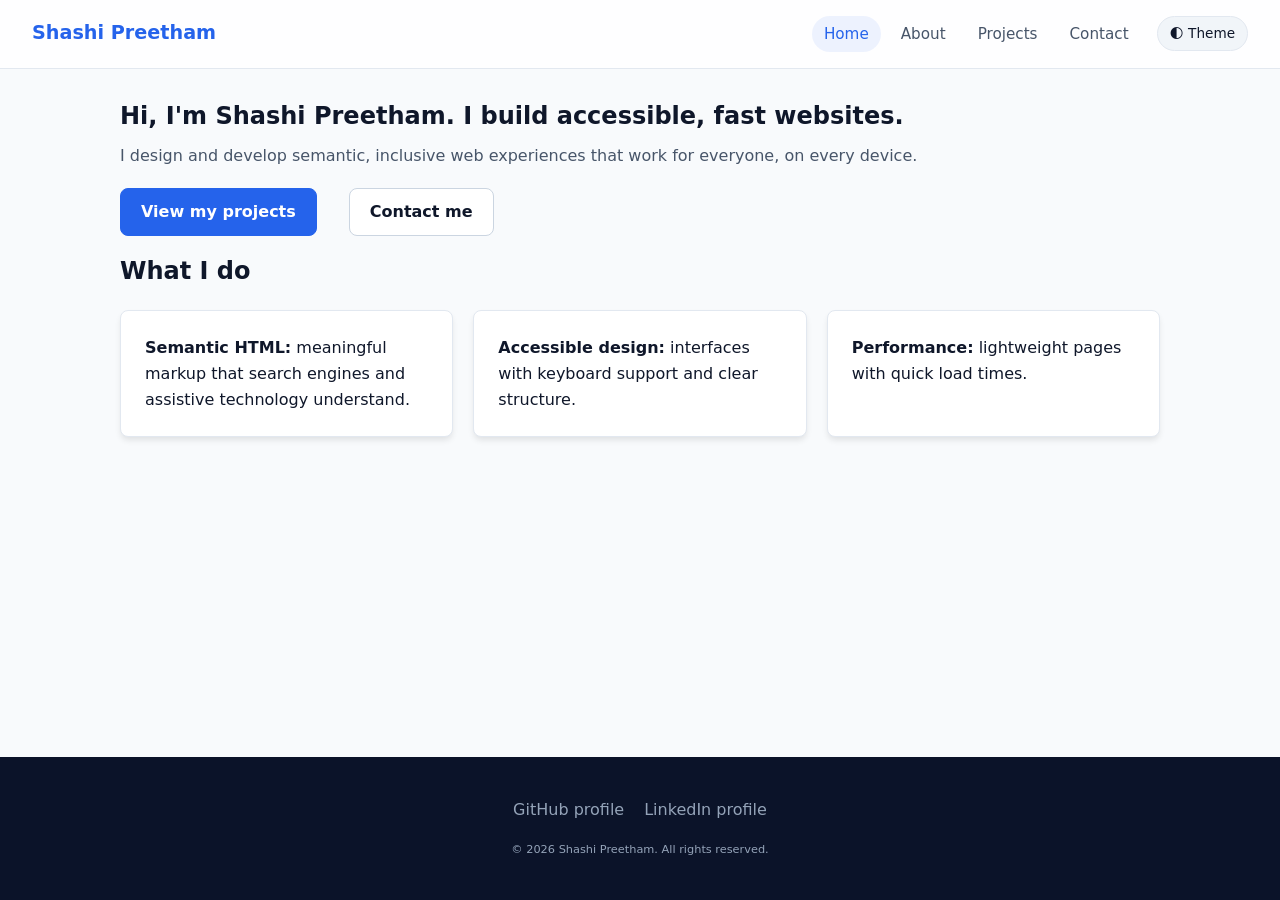
<file: index.html>
<!DOCTYPE html>
<html lang="en">

<head>
  <meta charset="utf-8">
  <meta name="viewport" content="width=device-width, initial-scale=1">
  <title>Portfolio</title>
  <meta name="description"
    content="Portfolio of Shashi Preetham, a web developer building fast, accessible and semantic websites. Browse projects and get in touch.">
  <link rel="canonical" href="https://shashipreetham123.github.io/Portfolio-CSS3-Responsive-Architecture/">

  <link rel="icon" href="data:,">
  <link rel="stylesheet" href="css/styles.css">
</head>

<body>
  <a href="#main" class="skip-link">Skip to main content</a>
  <header>
    <p><a href="index.html">Shashi Preetham</a></p>
    <nav aria-label="Primary">
      <ul>
        <li><a href="index.html" aria-current="page">Home</a></li>
        <li><a href="about.html">About</a></li>
        <li><a href="projects.html">Projects</a></li>
        <li><a href="contact.html">Contact</a></li>
      </ul>
      <button type="button" class="theme-toggle" id="theme-toggle" aria-label="Toggle theme">
        <span class="theme-icon" aria-hidden="true">🌓</span> Theme
      </button>
    </nav>
  </header>

  <main id="main">
    <section aria-labelledby="hero-title">
      <h1 id="hero-title">Hi, I'm Shashi Preetham. I build accessible, fast websites.</h1>
      <p>I design and develop semantic, inclusive web experiences that work for everyone, on every device.</p>
      <p><a href="projects.html">View my projects</a> | <a href="contact.html">Contact me</a></p>
    </section>

    <section aria-labelledby="skills-title">
      <h2 id="skills-title">What I do</h2>
      <ul>
        <li><strong>Semantic HTML:</strong> meaningful markup that search engines and assistive technology understand.
        </li>
        <li><strong>Accessible design:</strong> interfaces with keyboard support and clear structure.</li>
        <li><strong>Performance:</strong> lightweight pages with quick load times.</li>
      </ul>
    </section>
  </main>

  <footer>
    <nav aria-label="Social links">
      <ul>
        <li><a href="https://github.com/shashipreetham123" rel="noopener noreferrer">GitHub profile</a></li>
        <li><a href="https://www.linkedin.com/in/shashi-preetham-46ba13376/" rel="noopener noreferrer">LinkedIn
            profile</a></li>
      </ul>
    </nav>
    <p><small>&copy; 2026 Shashi Preetham. All rights reserved.</small></p>
  </footer>
  <script id="theme-toggle-script">
    (function () {
      const toggle = document.getElementById('theme-toggle');
      const root = document.documentElement;
      const savedTheme = localStorage.getItem('theme');

      if (savedTheme) {
        root.setAttribute('data-theme', savedTheme);
      } else if (window.matchMedia && window.matchMedia('(prefers-color-scheme: dark)').matches) {
        root.setAttribute('data-theme', 'dark');
      }

      if (toggle) {
        toggle.addEventListener('click', function () {
          const currentTheme = root.getAttribute('data-theme') || (window.matchMedia('(prefers-color-scheme: dark)').matches ? 'dark' : 'light');
          const newTheme = currentTheme === 'dark' ? 'light' : 'dark';
          root.setAttribute('data-theme', newTheme);
          localStorage.setItem('theme', newTheme);
        });
      }
    })();
  </script>
</body>

</html>
</file>
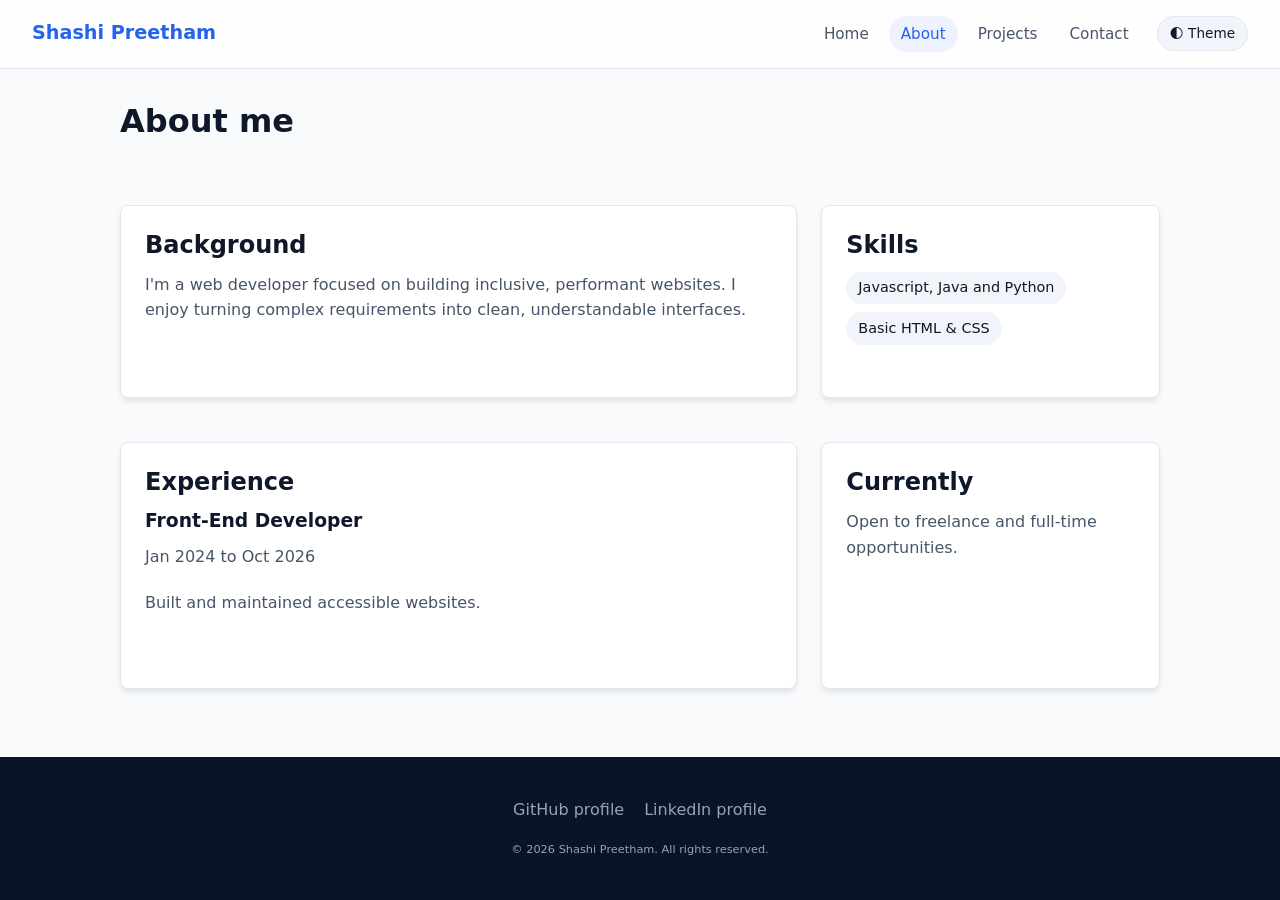
<file: about.html>
<!DOCTYPE html>
<html lang="en">

<head>
  <meta charset="utf-8">
  <meta name="viewport" content="width=device-width, initial-scale=1">
  <title>About</title>
  <meta name="description"
    content="Learn about Shashi Preetham: background, skills and experience in accessible front-end web development.">
  <link rel="canonical" href="https://shashipreetham123.github.io/Portfolio-CSS3-Responsive-Architecture/about.html">
  <link rel="icon" href="data:,">
  <link rel="stylesheet" href="css/styles.css">
</head>

<body>
  <a href="#main" class="skip-link">Skip to main content</a>
  <header>
    <p><a href="index.html">Shashi Preetham</a></p>
    <nav aria-label="Primary">
      <ul>
        <li><a href="index.html">Home</a></li>
        <li><a href="about.html" aria-current="page">About</a></li>
        <li><a href="projects.html">Projects</a></li>
        <li><a href="contact.html">Contact</a></li>
      </ul>
      <button type="button" class="theme-toggle" id="theme-toggle" aria-label="Toggle theme">
        <span class="theme-icon" aria-hidden="true">🌓</span> Theme
      </button>
    </nav>
  </header>

  <main id="main">
    <h1>About me</h1>

    <article aria-labelledby="bio-title">
      <h2 id="bio-title">Background</h2>
      <p>I'm a web developer focused on building inclusive, performant websites. I enjoy turning complex requirements
        into clean, understandable interfaces.</p>
    </article>

    <section aria-labelledby="skills-heading">
      <h2 id="skills-heading">Skills</h2>
      <ul>
        <li>Javascript, Java and Python</li>
        <li>Basic HTML & CSS</li>
      </ul>
    </section>

    <section aria-labelledby="exp-title">
      <h2 id="exp-title">Experience</h2>
      <h3>Front-End Developer</h3>
      <p><time datetime="2024-01">Jan 2024</time> to <time datetime="2026-10">Oct 2026</time></p>
      <p>Built and maintained accessible websites.</p>
    </section>

    <aside aria-labelledby="aside-title">
      <h2 id="aside-title">Currently</h2>
      <p>Open to freelance and full-time opportunities.</p>
    </aside>
  </main>

  <footer>
    <nav aria-label="Social links">
      <ul>
        <li><a href="https://github.com/shashipreetham123" rel="noopener noreferrer">GitHub profile</a></li>
        <li><a href="https://www.linkedin.com/in/shashi-preetham-46ba13376/" rel="noopener noreferrer">LinkedIn
            profile</a></li>
      </ul>
    </nav>
    <p><small>&copy; 2026 Shashi Preetham. All rights reserved.</small></p>
  </footer>
  <script id="theme-toggle-script">
    (function () {
      const toggle = document.getElementById('theme-toggle');
      const root = document.documentElement;
      const savedTheme = localStorage.getItem('theme');

      if (savedTheme) {
        root.setAttribute('data-theme', savedTheme);
      } else if (window.matchMedia && window.matchMedia('(prefers-color-scheme: dark)').matches) {
        root.setAttribute('data-theme', 'dark');
      }

      if (toggle) {
        toggle.addEventListener('click', function () {
          const currentTheme = root.getAttribute('data-theme') || (window.matchMedia('(prefers-color-scheme: dark)').matches ? 'dark' : 'light');
          const newTheme = currentTheme === 'dark' ? 'light' : 'dark';
          root.setAttribute('data-theme', newTheme);
          localStorage.setItem('theme', newTheme);
        });
      }
    })();
  </script>
</body>

</html>
</file>
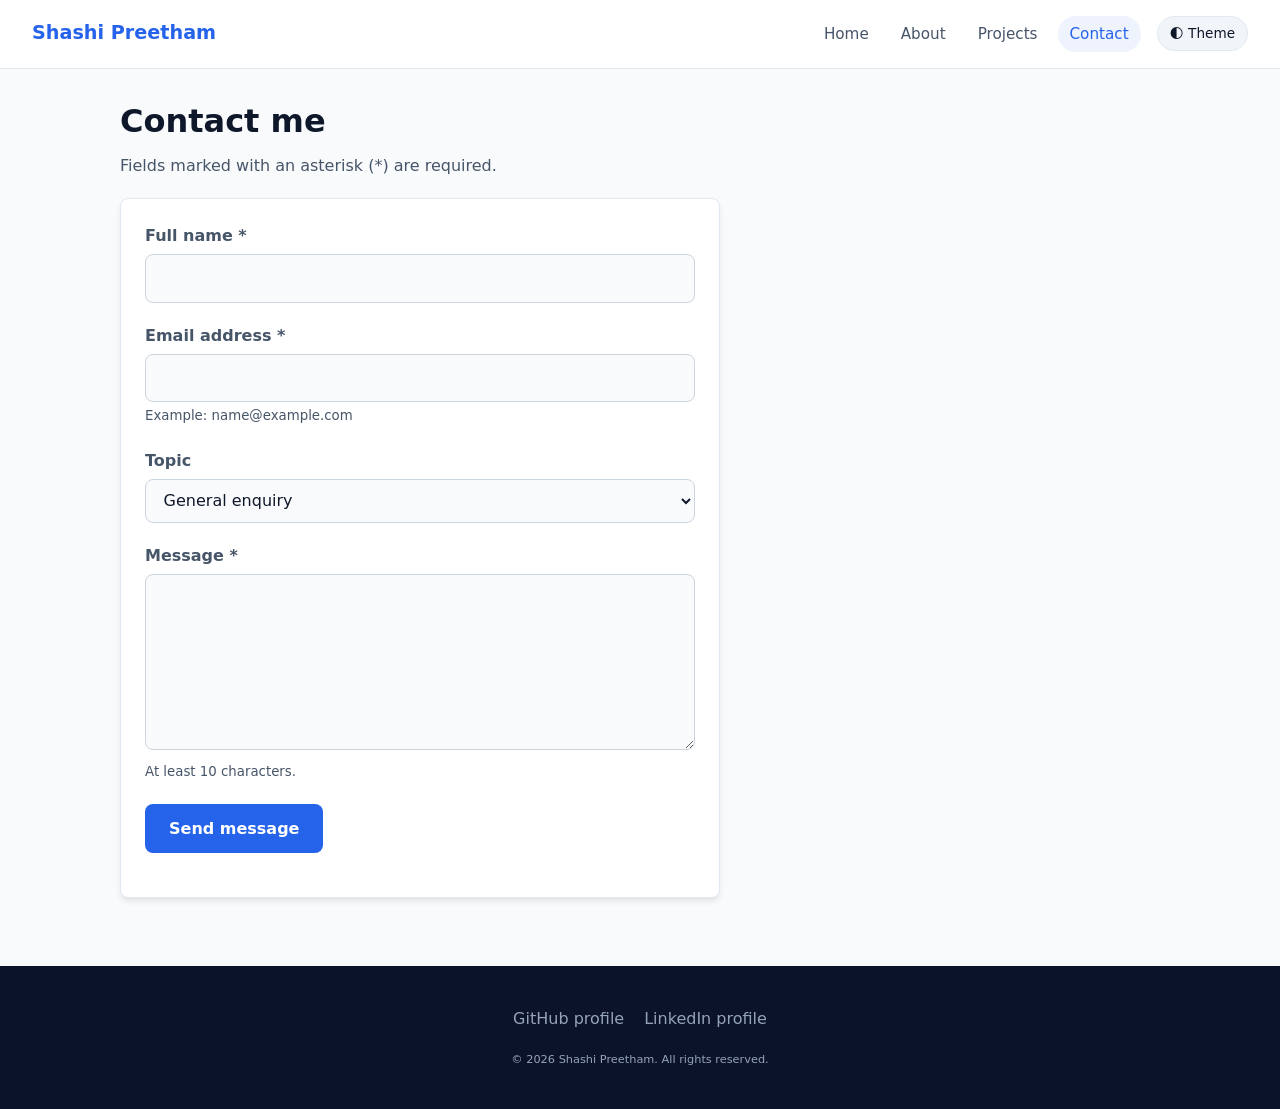
<file: contact.html>
<!DOCTYPE html>
<html lang="en">

<head>
  <meta charset="utf-8">
  <meta name="viewport" content="width=device-width, initial-scale=1">
  <title>Contact</title>
  <meta name="description"
    content="Get in touch with Shashi Preetham for web development projects, collaborations or questions using the contact form.">
  <link rel="canonical" href="https://shashipreetham123.github.io/Portfolio-CSS3-Responsive-Architecture/contact.html">
  <link rel="icon" href="data:,">
  <link rel="stylesheet" href="css/styles.css">
</head>

<body>
  <a href="#main" class="skip-link">Skip to main content</a>
  <header>
    <p><a href="index.html">Shashi Preetham</a></p>
    <nav aria-label="Primary">
      <ul>
        <li><a href="index.html">Home</a></li>
        <li><a href="about.html">About</a></li>
        <li><a href="projects.html">Projects</a></li>
        <li><a href="contact.html" aria-current="page">Contact</a></li>
      </ul>
      <button type="button" class="theme-toggle" id="theme-toggle" aria-label="Toggle theme">
        <span class="theme-icon" aria-hidden="true">🌓</span> Theme
      </button>
    </nav>
  </header>

  <main id="main">
    <h1>Contact me</h1>
    <p>Fields marked with an asterisk (*) are required.</p>

    <form action="/" method="post" enctype="text/plain" aria-label="Contact form">
      <p>
        <label for="name">Full name *</label><br>
        <input type="text" id="name" name="name" autocomplete="name" required>
      </p>

      <p>
        <label for="email">Email address *</label><br>
        <input type="email" id="email" name="email" autocomplete="email" required aria-describedby="email-hint"><br>
        <small id="email-hint">Example: name@example.com</small>
      </p>

      <p>
        <label for="topic">Topic</label><br>
        <select id="topic" name="topic">
          <option value="general">General enquiry</option>
          <option value="project">New project</option>
          <option value="collab">Collaboration</option>
        </select>
      </p>

      <p>
        <label for="message">Message *</label><br>
        <textarea id="message" name="message" rows="6" cols="40" required minlength="10"
          aria-describedby="message-hint"></textarea><br>
        <small id="message-hint">At least 10 characters.</small>
      </p>

      <p><button type="submit">Send message</button></p>
    </form>
  </main>

  <footer>
    <nav aria-label="Social links">
      <ul>
        <li><a href="https://github.com/shashipreetham123" rel="noopener noreferrer">GitHub profile</a></li>
        <li><a href="https://www.linkedin.com/in/shashi-preetham-46ba13376/" rel="noopener noreferrer">LinkedIn
            profile</a></li>
      </ul>
    </nav>
    <p><small>&copy; 2026 Shashi Preetham. All rights reserved.</small></p>
  </footer>
  <script id="theme-toggle-script">
    (function () {
      const toggle = document.getElementById('theme-toggle');
      const root = document.documentElement;
      const savedTheme = localStorage.getItem('theme');

      if (savedTheme) {
        root.setAttribute('data-theme', savedTheme);
      } else if (window.matchMedia && window.matchMedia('(prefers-color-scheme: dark)').matches) {
        root.setAttribute('data-theme', 'dark');
      }

      if (toggle) {
        toggle.addEventListener('click', function () {
          const currentTheme = root.getAttribute('data-theme') || (window.matchMedia('(prefers-color-scheme: dark)').matches ? 'dark' : 'light');
          const newTheme = currentTheme === 'dark' ? 'light' : 'dark';
          root.setAttribute('data-theme', newTheme);
          localStorage.setItem('theme', newTheme);
        });
      }
    })();
  </script>
</body>

</html>
</file>
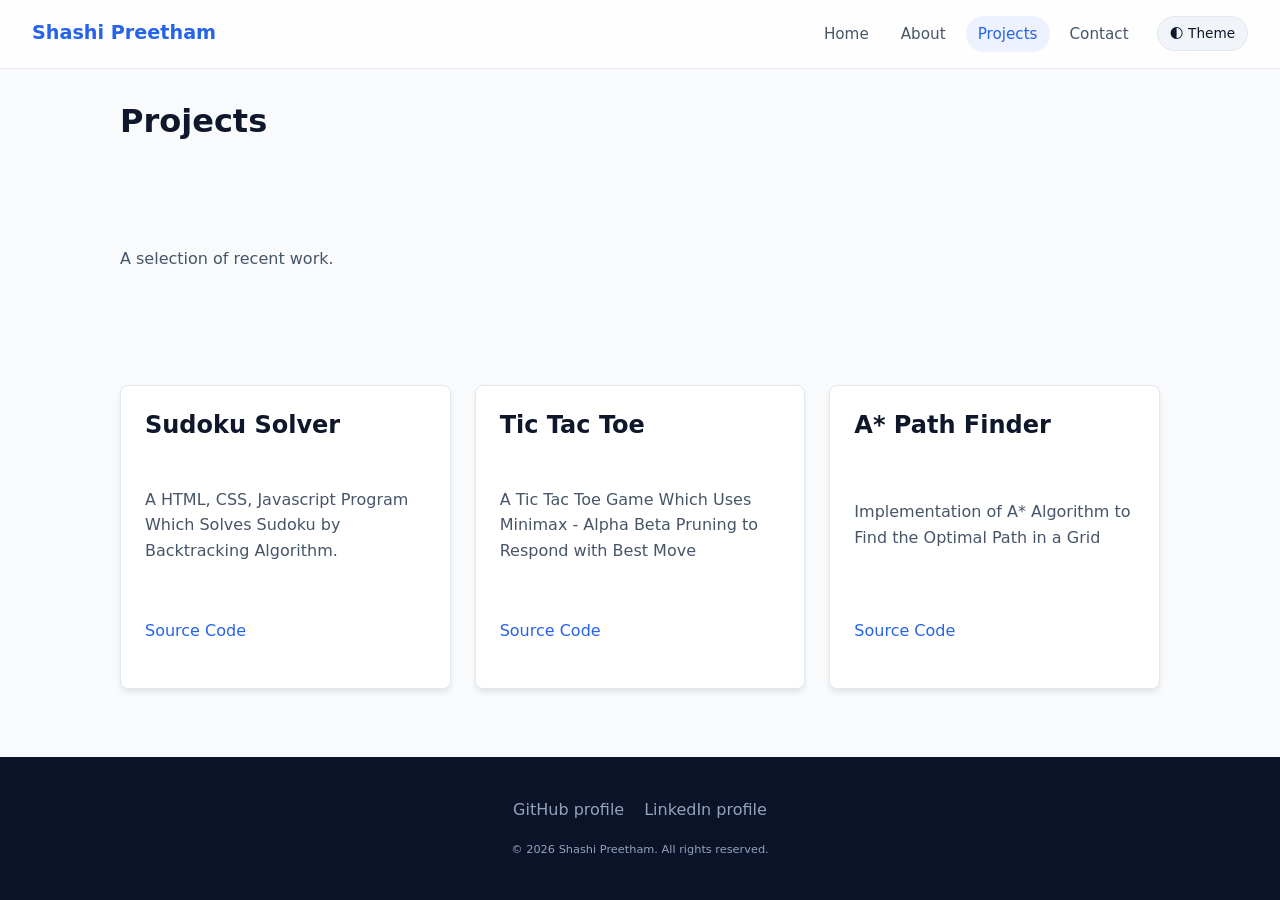
<file: projects.html>
<!DOCTYPE html>
<html lang="en">

<head>
  <meta charset="utf-8">
  <meta name="viewport" content="width=device-width, initial-scale=1">
  <title>Projects</title>
  <meta name="description"
    content="Selected web development projects by Shashi Preetham, including accessible web apps and responsive websites.">
  <link rel="canonical" href="https://shashipreetham123.github.io/Portfolio-CSS3-Responsive-Architecture/projects.html">

  <link rel="icon" href="data:,">
  <link rel="stylesheet" href="css/styles.css">
</head>

<body>
  <a href="#main" class="skip-link">Skip to main content</a>
  <header>
    <p><a href="index.html">Shashi Preetham</a></p>
    <nav aria-label="Primary">
      <ul>
        <li><a href="index.html">Home</a></li>
        <li><a href="about.html">About</a></li>
        <li><a href="projects.html" aria-current="page">Projects</a></li>
        <li><a href="contact.html">Contact</a></li>
      </ul>
      <button type="button" class="theme-toggle" id="theme-toggle" aria-label="Toggle theme">
        <span class="theme-icon" aria-hidden="true">🌓</span> Theme
      </button>
    </nav>
  </header>

  <main id="main">
    <h1>Projects</h1>
    <p>A selection of recent work.</p>

    <article aria-labelledby="p1-title">
      <h2 id="p1-title">Sudoku Solver</h2>
      <p>A HTML, CSS, Javascript Program Which Solves Sudoku by Backtracking Algorithm.</p>
      <p><a href="https://github.com/shashipreetham123/Sudoku-Solver" rel="noopener noreferrer">Source Code</a></p>
    </article>

    <article aria-labelledby="p2-title">
      <h2 id="p2-title">Tic Tac Toe</h2>
      <p>A Tic Tac Toe Game Which Uses Minimax - Alpha Beta Pruning to Respond with Best Move</p>
      <p><a href="https://github.com/shashipreetham123/Tic-Tac-Toe" rel="noopener noreferrer">Source Code</a>
      </p>
    </article>

    <article aria-labelledby="p3-title">
      <h2 id="p3-title">A* Path Finder</h2>
      <p>Implementation of A* Algorithm to Find the Optimal Path in a Grid</p>
      <p><a href="https://github.com/shashipreetham123/A-Star-Path-Finder" rel="noopener noreferrer">Source Code</a></p>
    </article>
  </main>

  <footer>
    <nav aria-label="Social links">
      <ul>
        <li><a href="https://github.com/shashipreetham123" rel="noopener noreferrer">GitHub profile</a></li>
        <li><a href="https://www.linkedin.com/in/shashi-preetham-46ba13376/" rel="noopener noreferrer">LinkedIn
            profile</a></li>
      </ul>
    </nav>
    <p><small>&copy; 2026 Shashi Preetham. All rights reserved.</small></p>
  </footer>
  <script id="theme-toggle-script">
    (function () {
      const toggle = document.getElementById('theme-toggle');
      const root = document.documentElement;
      const savedTheme = localStorage.getItem('theme');

      if (savedTheme) {
        root.setAttribute('data-theme', savedTheme);
      } else if (window.matchMedia && window.matchMedia('(prefers-color-scheme: dark)').matches) {
        root.setAttribute('data-theme', 'dark');
      }

      if (toggle) {
        toggle.addEventListener('click', function () {
          const currentTheme = root.getAttribute('data-theme') || (window.matchMedia('(prefers-color-scheme: dark)').matches ? 'dark' : 'light');
          const newTheme = currentTheme === 'dark' ? 'light' : 'dark';
          root.setAttribute('data-theme', newTheme);
          localStorage.setItem('theme', newTheme);
        });
      }
    })();
  </script>
</body>

</html>
</file>
<file: css/styles.css>
:root {
  --bg: #f8fafc;
  --surface: #ffffff;
  --surface-subtle: #f1f5f9;
  --border: #e2e8f0;
  --border-strong: #cbd5e1;
  --text: #0f172a;
  --text-muted: #475569;
  --primary: #2563eb;
  --primary-hover: #1d4ed8;
  --primary-subtle: rgba(37, 99, 235, 0.08);
  --header-bg: rgba(255, 255, 255, 0.9);
  --footer-bg: #0b1329;
  --footer-text: #94a3b8;
  --shadow: 0 4px 6px -1px rgba(0, 0, 0, 0.1);
  --radius: 8px;
}

[data-theme="dark"] {
  --bg: #0a0f1d;
  --surface: #111827;
  --surface-subtle: #1e293b;
  --border: #1f293d;
  --border-strong: #334155;
  --text: #f8fafc;
  --text-muted: #cbd5e1;
  --primary: #60a5fa;
  --primary-hover: #3b82f6;
  --primary-subtle: rgba(96, 165, 250, 0.15);
  --header-bg: rgba(17, 24, 39, 0.9);
  --footer-bg: #060913;
  --footer-text: #64748b;
  --shadow: 0 4px 6px -1px rgba(0, 0, 0, 0.4);
}

@media (prefers-color-scheme: dark) {
  :root:not([data-theme="light"]) {
    --bg: #0a0f1d;
    --surface: #111827;
    --surface-subtle: #1e293b;
    --border: #1f293d;
    --border-strong: #334155;
    --text: #f8fafc;
    --text-muted: #cbd5e1;
    --primary: #60a5fa;
    --primary-hover: #3b82f6;
    --primary-subtle: rgba(96, 165, 250, 0.15);
    --header-bg: rgba(17, 24, 39, 0.9);
    --footer-bg: #060913;
    --footer-text: #64748b;
    --shadow: 0 4px 6px -1px rgba(0, 0, 0, 0.4);
  }
}

*,
*::before,
*::after {
  box-sizing: border-box;
}

body {
  margin: 0;
  min-height: 100vh;
  display: flex;
  flex-direction: column;
  font-family: system-ui, -apple-system, sans-serif;
  line-height: 1.6;
  color: var(--text);
  background-color: var(--bg);
  transition: background-color 0.2s, color 0.2s;
}

.skip-link {
  position: absolute;
  top: -100px;
  left: 1rem;
  background: var(--text);
  color: var(--bg);
  padding: 0.5rem 1rem;
  font-weight: 600;
  border-radius: var(--radius);
  z-index: 99;
}

.skip-link:focus {
  top: 1rem;
}

:focus-visible {
  outline: 3px solid #f59e0b;
  outline-offset: 2px;
}

h1,
h2,
h3 {
  line-height: 1.25;
  margin: 0 0 0.75rem;
}

p {
  margin: 0 0 1.25rem;
  color: var(--text-muted);
}

a {
  color: var(--primary);
  text-decoration: none;
  transition: color 0.2s;
}

a:hover {
  color: var(--primary-hover);
}

header {
  position: sticky;
  top: 0;
  z-index: 50;
  background-color: var(--header-bg);
  border-bottom: 1px solid var(--border);
  display: flex;
  flex-direction: column;
  gap: 0.75rem;
  padding: 0.75rem 1.25rem;
}

header>p {
  margin: 0;
  font-size: 1.2rem;
  font-weight: 700;
}

header nav {
  display: flex;
  align-items: center;
  justify-content: space-between;
  width: 100%;
}

header nav ul {
  display: flex;
  flex-wrap: wrap;
  gap: 0.5rem;
  list-style: none;
  padding: 0;
  margin: 0;
}

header nav ul li a {
  display: inline-flex;
  padding: 0.35rem 0.75rem;
  border-radius: 99px;
  color: var(--text-muted);
  font-size: 0.95rem;
  font-weight: 500;
}

header nav ul li a:hover,
header nav ul li a[aria-current="page"] {
  color: var(--primary);
  background-color: var(--primary-subtle);
}

.theme-toggle {
  background: var(--surface-subtle);
  border: 1px solid var(--border);
  color: var(--text);
  cursor: pointer;
  border-radius: 99px;
  padding: 0.35rem 0.75rem;
  font: inherit;
  font-size: 0.85rem;
}

main {
  flex: 1;
  width: 100%;
  max-width: 1080px;
  margin: 0 auto;
  padding: 2rem 1.25rem 3rem;
}

main>section[aria-labelledby="hero-title"]>p:last-of-type {
  display: flex;
  flex-wrap: wrap;
  gap: 1rem;
  font-size: 0;
}

main>section[aria-labelledby="hero-title"]>p:last-of-type a {
  font-size: 1rem;
  padding: 0.65rem 1.25rem;
  border-radius: var(--radius);
  font-weight: 600;
  border: 1px solid var(--primary);
}

main>section[aria-labelledby="hero-title"]>p:last-of-type a:first-child {
  background: var(--primary);
  color: #ffffff;
}

main>section[aria-labelledby="hero-title"]>p:last-of-type a:last-child {
  background: var(--surface);
  border-color: var(--border-strong);
  color: var(--text);
}

main>section[aria-labelledby="skills-title"] ul {
  list-style: none;
  padding: 0;
  margin: 1.5rem 0 0;
  display: grid;
  grid-template-columns: 1fr;
  gap: 1.25rem;
}

main>section[aria-labelledby="skills-title"] ul li,
body>main>article[aria-labelledby^="p"],
body>main>article[aria-labelledby="bio-title"],
body>main>section[aria-labelledby="skills-heading"],
body>main>section[aria-labelledby="exp-title"],
body>main>aside[aria-labelledby="aside-title"],
form[aria-label="Contact form"] {
  background-color: var(--surface);
  border: 1px solid var(--border);
  border-radius: var(--radius);
  padding: 1.5rem;
  box-shadow: var(--shadow);
  margin-bottom: 1.25rem;
}

body>main>article[aria-labelledby^="p"] {
  display: flex;
  flex-direction: column;
  justify-content: space-between;
}

body>main>section[aria-labelledby="skills-heading"] ul {
  list-style: none;
  padding: 0;
  margin: 0.75rem 0 0;
  display: flex;
  flex-wrap: wrap;
  gap: 0.5rem;
}

body>main>section[aria-labelledby="skills-heading"] ul li {
  background: var(--surface-subtle);
  padding: 0.3rem 0.75rem;
  border-radius: 99px;
  font-size: 0.9rem;
}

form[aria-label="Contact form"] {
  max-width: 600px;
}

form[aria-label="Contact form"] label {
  font-weight: 600;
}

form[aria-label="Contact form"] input,
form[aria-label="Contact form"] select,
form[aria-label="Contact form"] textarea {
  width: 100%;
  font: inherit;
  color: var(--text);
  background: var(--bg);
  border: 1px solid var(--border-strong);
  border-radius: var(--radius);
  padding: 0.65rem 0.85rem;
  margin-top: 0.35rem;
}

form[aria-label="Contact form"] button[type="submit"] {
  background: var(--primary);
  color: #ffffff;
  border: none;
  font: inherit;
  font-weight: 600;
  padding: 0.75rem 1.5rem;
  border-radius: var(--radius);
  cursor: pointer;
}

footer {
  margin-top: auto;
  background-color: var(--footer-bg);
  color: var(--footer-text);
  padding: 2.5rem 1.25rem;
  text-align: center;
}

footer nav ul {
  display: flex;
  justify-content: center;
  gap: 1.25rem;
  list-style: none;
  padding: 0;
  margin: 0 0 1rem;
}

footer nav ul li a {
  color: var(--footer-text);
}

footer nav ul li a:hover {
  color: #ffffff;
}

footer p {
  margin: 0;
  font-size: 0.85rem;
  color: inherit;
}

@media (min-width: 640px) {
  header {
    flex-direction: row;
    align-items: center;
    justify-content: space-between;
    padding: 1rem 2rem;
  }

  header nav {
    width: auto;
    gap: 1rem;
  }

  main>section[aria-labelledby="skills-title"] ul {
    grid-template-columns: repeat(2, 1fr);
  }
}

@media (min-width: 900px) {
  main>section[aria-labelledby="skills-title"] ul {
    grid-template-columns: repeat(3, 1fr);
  }

  body:has(article[aria-labelledby="p1-title"]) main {
    display: grid;
    grid-template-columns: repeat(3, 1fr);
    gap: 1.5rem;
  }

  body:has(article[aria-labelledby="p1-title"]) main>h1,
  body:has(article[aria-labelledby="p1-title"]) main>p:first-of-type {
    grid-column: 1 / -1;
  }

  body:has(article[aria-labelledby="bio-title"]) main {
    display: grid;
    grid-template-columns: 2fr 1fr;
    gap: 1.5rem;
  }

  body:has(article[aria-labelledby="bio-title"]) main>h1 {
    grid-column: 1 / -1;
  }

  body:has(article[aria-labelledby="bio-title"]) main>article[aria-labelledby="bio-title"],
  body:has(article[aria-labelledby="bio-title"]) main>section[aria-labelledby="exp-title"] {
    grid-column: 1 / 2;
  }

  body:has(article[aria-labelledby="bio-title"]) main>section[aria-labelledby="skills-heading"],
  body:has(article[aria-labelledby="bio-title"]) main>aside[aria-labelledby="aside-title"] {
    grid-column: 2 / 3;
  }
}
</file>
